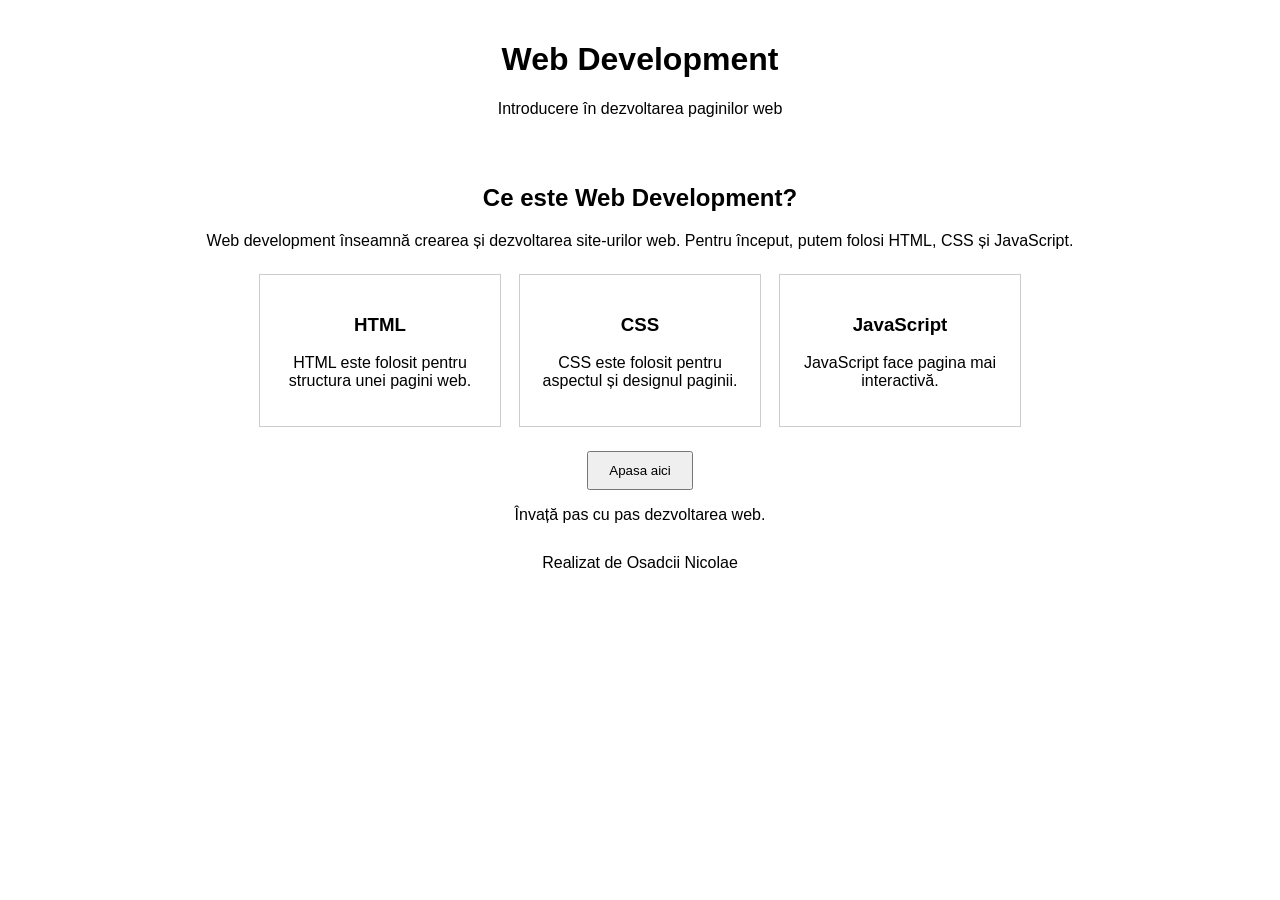
<file: lab-1/index.html>
<!DOCTYPE html>
<html>
<head>
    <title>Web Development</title>
    <link rel="stylesheet" href="style.css">
</head>
<body>

    <header>
        <h1>Web Development</h1>
        <p>Introducere în dezvoltarea paginilor web</p>
    </header>

    <main>
        <h2>Ce este Web Development?</h2>

        <p>
            Web development înseamnă crearea și dezvoltarea site-urilor web.
            Pentru început, putem folosi HTML, CSS și JavaScript.
        </p>

        <div class="cards">

            <div class="card">
                <h3>HTML</h3>
                <p>HTML este folosit pentru structura unei pagini web.</p>
            </div>

            <div class="card">
                <h3>CSS</h3>
                <p>CSS este folosit pentru aspectul și designul paginii.</p>
            </div>

            <div class="card">
                <h3>JavaScript</h3>
                <p>JavaScript face pagina mai interactivă.</p>
            </div>

        </div>

        <button onclick="salut()">Apasa aici</button>

        <p>Învață pas cu pas dezvoltarea web.</p>
    </main>

    <footer>
        <p>Realizat de Osadcii Nicolae</p>
    </footer>

    <script src="script.js"></script>
</body>
</html>
</file>
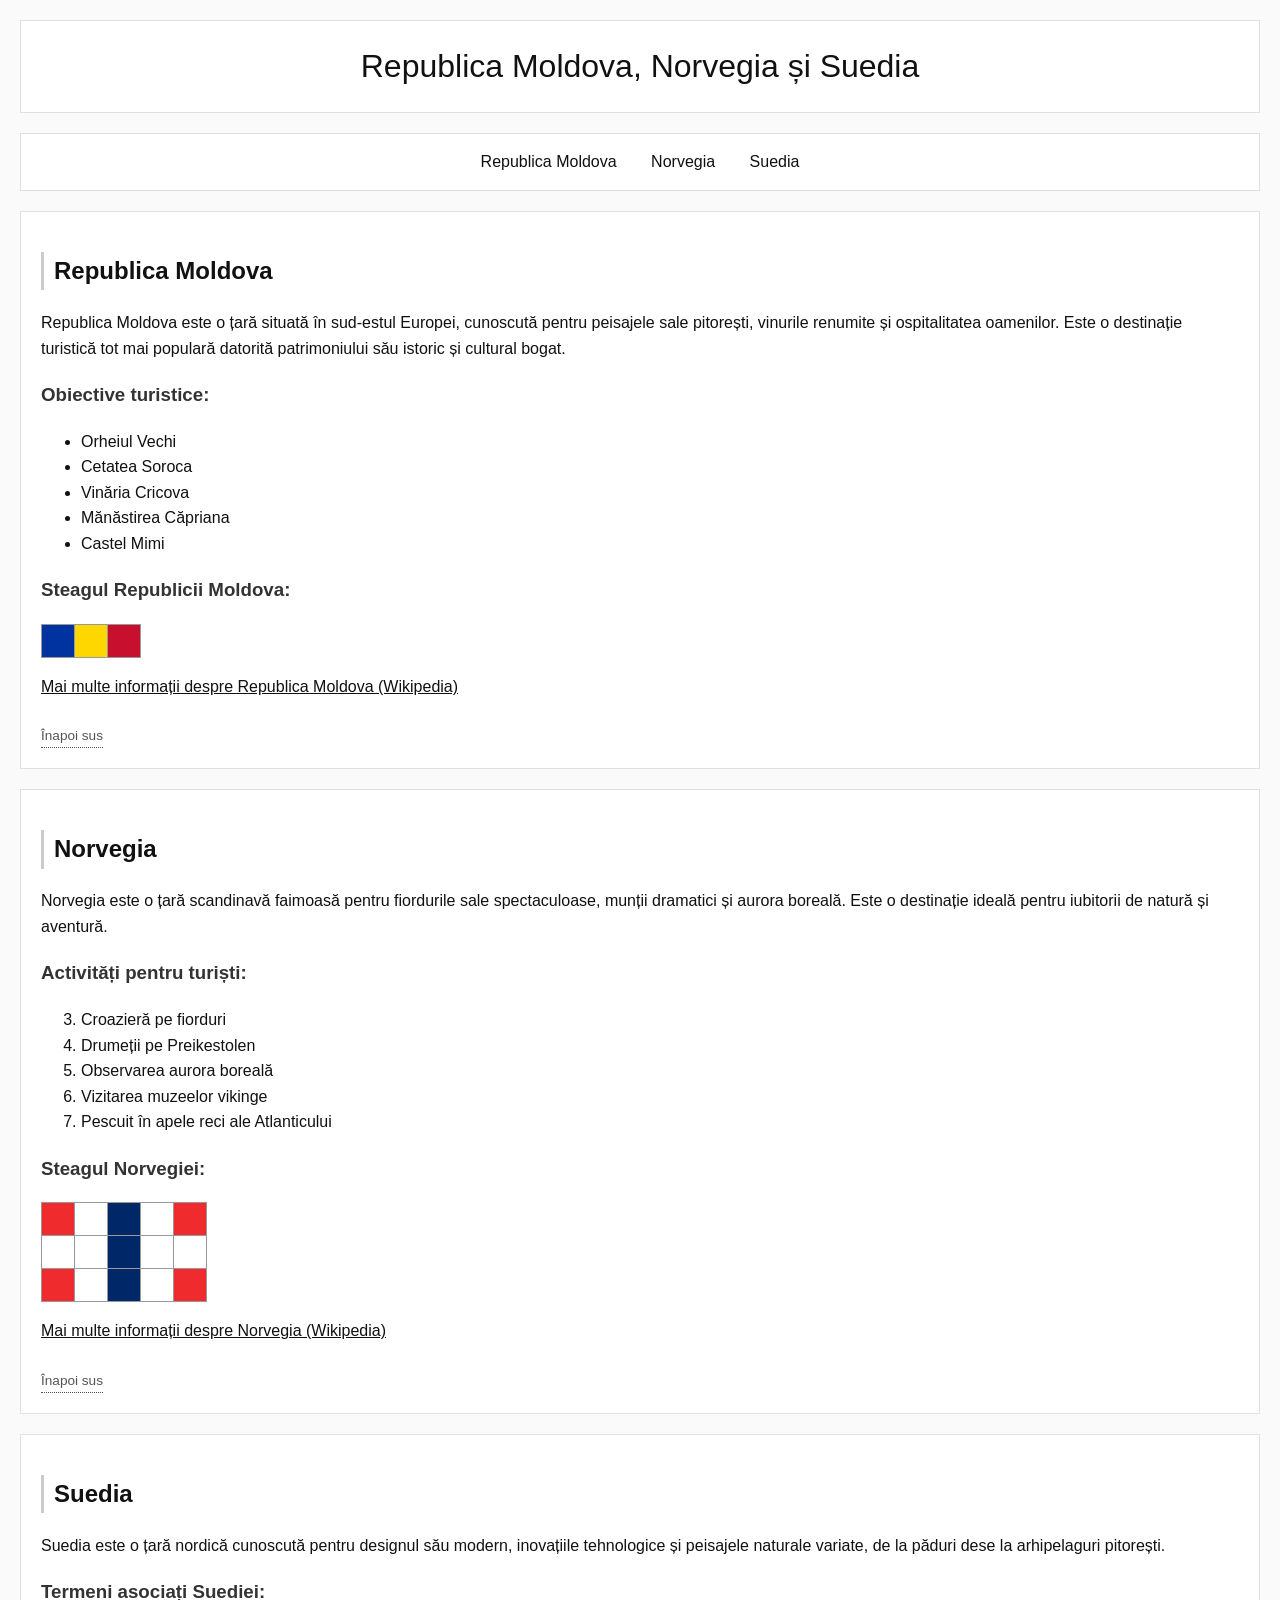
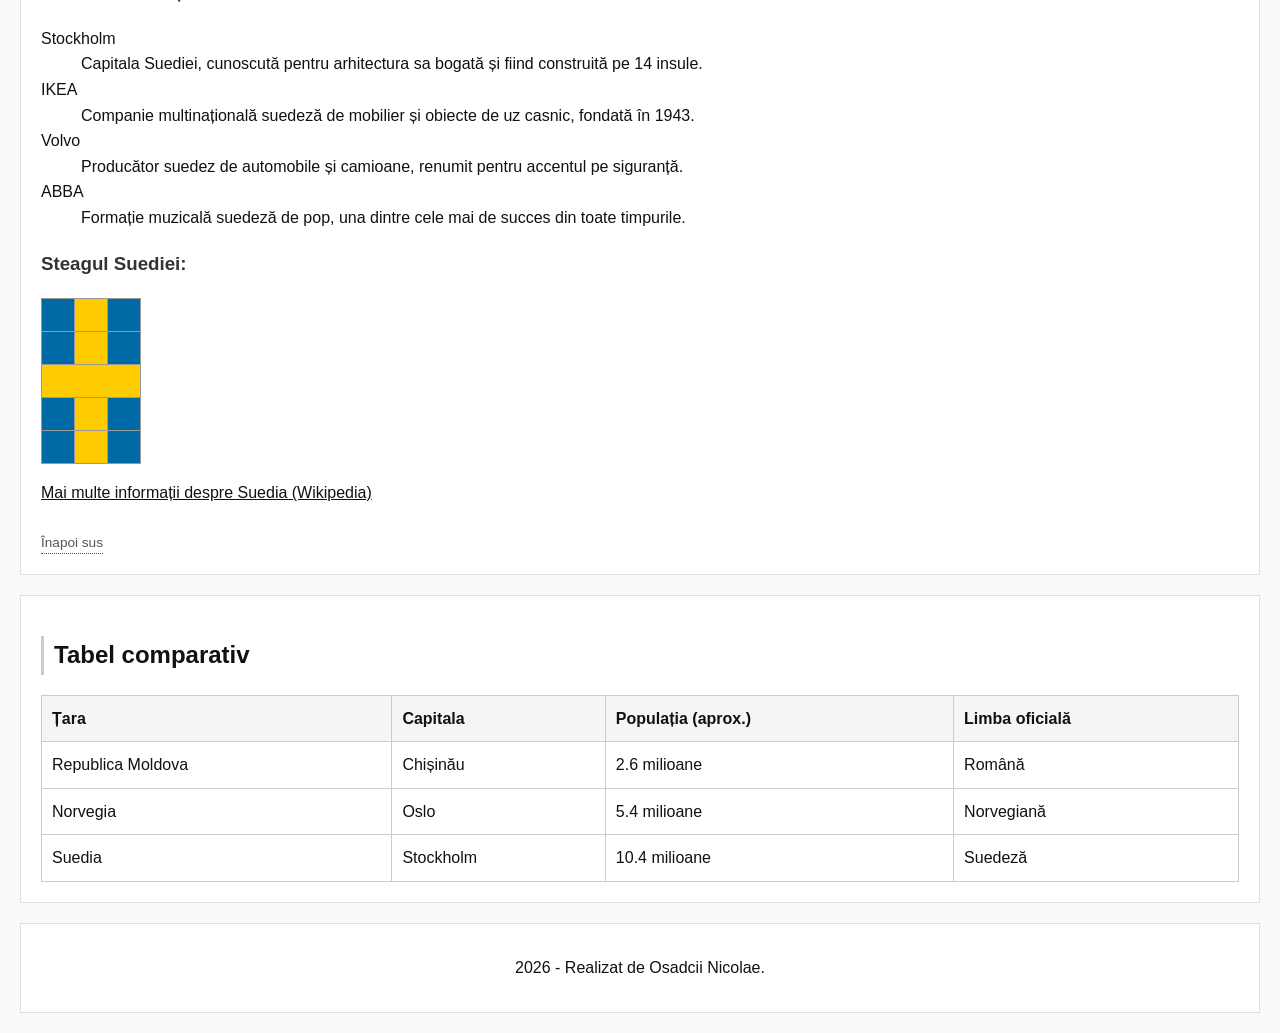
<file: lab-2/index.html>
<!DOCTYPE html>
<html lang="ro">
<head>
    <meta charset="UTF-8">
    <title>Republica Moldova, Norvegia și Suedia</title>
    <link rel="stylesheet" href="style.css">
</head>
<body>
    <header>
        <h1>Republica Moldova, Norvegia și Suedia</h1>
    </header>
    <nav>
        <a href="#moldova">Republica Moldova</a>
        <a href="#norvegia">Norvegia</a>
        <a href="#suedia">Suedia</a>
    </nav>
    <section id="moldova" class="tara">
        <article>
            <h2>Republica Moldova</h2>
            <p>Republica Moldova este o țară situată în sud-estul Europei, cunoscută pentru peisajele sale pitorești, vinurile renumite și ospitalitatea oamenilor. Este o destinație turistică tot mai populară datorită patrimoniului său istoric și cultural bogat.</p>
            <h3>Obiective turistice:</h3>
            <ul>
                <li>Orheiul Vechi</li>
                <li>Cetatea Soroca</li>
                <li>Vinăria Cricova</li>
                <li>Mănăstirea Căpriana</li>
                <li>Castel Mimi</li>
            </ul>
            <h3>Steagul Republicii Moldova:</h3>
            <table class="steag">
                <tr>
                    <td style="background-color: #0033A0;"></td>
                    <td style="background-color: #FFD700;"></td>
                    <td style="background-color: #C8102E;"></td>
                </tr>
            </table>
            <p><a href="https://ro.wikipedia.org/wiki/Republica_Moldova" target="_blank">Mai multe informații despre Republica Moldova (Wikipedia)</a></p>
            <a href="#" class="sus">Înapoi sus</a>
        </article>
    </section>
    <section id="norvegia" class="tara">
        <article>
            <h2>Norvegia</h2>
            <p>Norvegia este o țară scandinavă faimoasă pentru fiordurile sale spectaculoase, munții dramatici și aurora boreală. Este o destinație ideală pentru iubitorii de natură și aventură.</p>
            <h3>Activități pentru turiști:</h3>
            <ol start="3">
                <li>Croazieră pe fiorduri</li>
                <li>Drumeții pe Preikestolen</li>
                <li>Observarea aurora boreală</li>
                <li>Vizitarea muzeelor vikinge</li>
                <li>Pescuit în apele reci ale Atlanticului</li>
            </ol>
            <h3>Steagul Norvegiei:</h3>
            <table class="steag">
                <tr>
                    <td style="background-color: #EF2B2D;"></td>
                    <td style="background-color: #FFFFFF;"></td>
                    <td style="background-color: #002868;"></td>
                    <td style="background-color: #FFFFFF;"></td>
                    <td style="background-color: #EF2B2D;"></td>
                </tr>
                <tr>
                    <td style="background-color: #FFFFFF;"></td>
                    <td style="background-color: #FFFFFF;"></td>
                    <td style="background-color: #002868;"></td>
                    <td style="background-color: #FFFFFF;"></td>
                    <td style="background-color: #FFFFFF;"></td>
                </tr>
                <tr>
                    <td style="background-color: #EF2B2D;"></td>
                    <td style="background-color: #FFFFFF;"></td>
                    <td style="background-color: #002868;"></td>
                    <td style="background-color: #FFFFFF;"></td>
                    <td style="background-color: #EF2B2D;"></td>
                </tr>
            </table>
            <p><a href="https://ro.wikipedia.org/wiki/Norvegia" target="_blank">Mai multe informații despre Norvegia (Wikipedia)</a></p>
            <a href="#" class="sus">Înapoi sus</a>
        </article>
    </section>
    <section id="suedia" class="tara">
        <article>
            <h2>Suedia</h2>
            <p>Suedia este o țară nordică cunoscută pentru designul său modern, inovațiile tehnologice și peisajele naturale variate, de la păduri dese la arhipelaguri pitorești.</p>
            <h3>Termeni asociați Suediei:</h3>
            <dl>
                <dt>Stockholm</dt>
                <dd>Capitala Suediei, cunoscută pentru arhitectura sa bogată și fiind construită pe 14 insule.</dd>
                <dt>IKEA</dt>
                <dd>Companie multinațională suedeză de mobilier și obiecte de uz casnic, fondată în 1943.</dd>
                <dt>Volvo</dt>
                <dd>Producător suedez de automobile și camioane, renumit pentru accentul pe siguranță.</dd>
                <dt>ABBA</dt>
                <dd>Formație muzicală suedeză de pop, una dintre cele mai de succes din toate timpurile.</dd>
            </dl>
            <h3>Steagul Suediei:</h3>
            <table class="steag">
                <tr>
                    <td style="background-color: #006AA7;" colspan="2"></td>
                    <td style="background-color: #FECC00;"></td>
                    <td style="background-color: #006AA7;" colspan="2"></td>
                </tr>
                <tr>
                    <td style="background-color: #006AA7;" colspan="2"></td>
                    <td style="background-color: #FECC00;"></td>
                    <td style="background-color: #006AA7;" colspan="2"></td>
                </tr>
                <tr>
                    <td style="background-color: #FECC00;" colspan="5"></td>
                </tr>
                <tr>
                    <td style="background-color: #006AA7;" colspan="2"></td>
                    <td style="background-color: #FECC00;"></td>
                    <td style="background-color: #006AA7;" colspan="2"></td>
                </tr>
                <tr>
                    <td style="background-color: #006AA7;" colspan="2"></td>
                    <td style="background-color: #FECC00;"></td>
                    <td style="background-color: #006AA7;" colspan="2"></td>
                </tr>
            </table>
            <p><a href="https://ro.wikipedia.org/wiki/Suedia" target="_blank">Mai multe informații despre Suedia (Wikipedia)</a></p>
            <a href="#" class="sus">Înapoi sus</a>
        </article>
    </section>
    <div class="tara">
        <h2>Tabel comparativ</h2>
        <table class="comparativ">
            <tr>
                <th>Țara</th>
                <th>Capitala</th>
                <th>Populația (aprox.)</th>
                <th>Limba oficială</th>
            </tr>
            <tr>
                <td>Republica Moldova</td>
                <td>Chișinău</td>
                <td>2.6 milioane</td>
                <td>Română</td>
            </tr>
            <tr>
                <td>Norvegia</td>
                <td>Oslo</td>
                <td>5.4 milioane</td>
                <td>Norvegiană</td>
            </tr>
            <tr>
                <td>Suedia</td>
                <td>Stockholm</td>
                <td>10.4 milioane</td>
                <td>Suedeză</td>
            </tr>
        </table>
    </div>
    <footer>
        <p>2026 - Realizat de Osadcii Nicolae.</p>
    </footer>
</body>
</html>
</file>
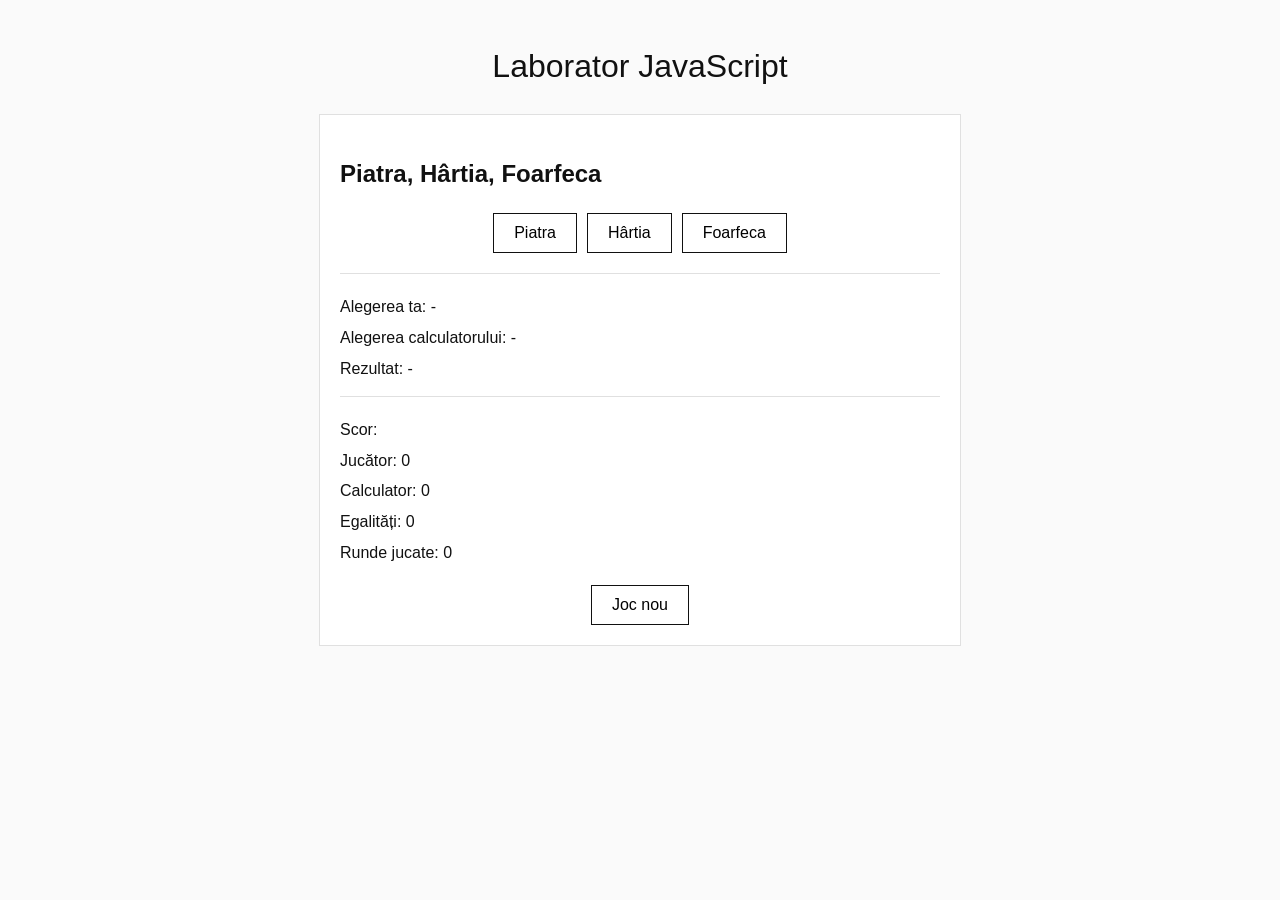
<file: lab-3/index.html>
<!DOCTYPE html>
<html lang="ro">
<head>
    <meta charset="UTF-8">
    <title>Laborator JavaScript - Funcții, Obiecte, Metode</title>
    <link rel="stylesheet" href="style.css">
</head>
<body>

    <h1>Laborator JavaScript</h1>

    <section class="joc">
        <h2>Piatra, Hârtia, Foarfeca</h2>

        <div class="butoane">
            <button id="btn-piatra">Piatra</button>
            <button id="btn-hartia">Hârtia</button>
            <button id="btn-foarfeca">Foarfeca</button>
        </div>

        <div class="rezultate">
            <p>Alegerea ta: <span id="alegere-jucator">-</span></p>
            <p>Alegerea calculatorului: <span id="alegere-calculator">-</span></p>
            <p>Rezultat: <span id="rezultat">-</span></p>
        </div>

        <div class="scor">
            <p>Scor:</p>
            <p>Jucător: <span id="scor-jucator">0</span></p>
            <p>Calculator: <span id="scor-calculator">0</span></p>
            <p>Egalități: <span id="scor-egal">0</span></p>
            <p>Runde jucate: <span id="runde">0</span></p>
        </div>

        <button id="btn-reset">Joc nou</button>
    </section>

    <script src="script.js"></script>
</body>
</html>
</file>
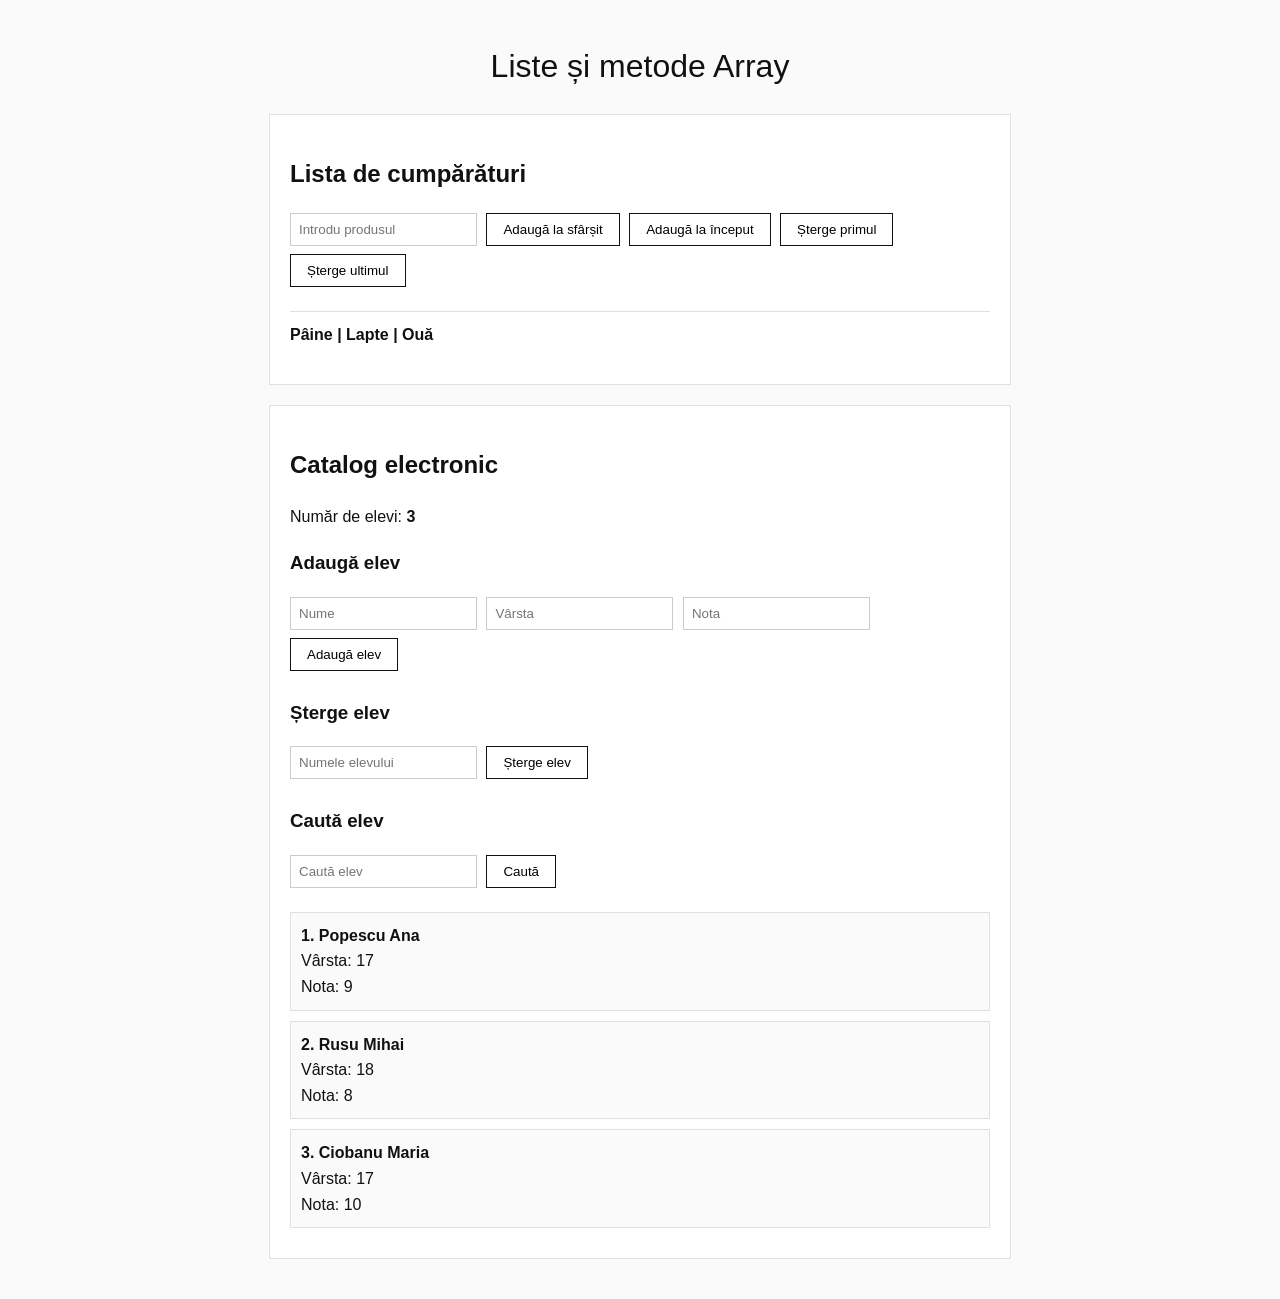
<file: lab-4/index.html>
<!DOCTYPE html>
<html lang="ro">
<head>
    <meta charset="UTF-8">
    <title>Liste și metode Array</title>
    <link rel="stylesheet" href="style.css">
</head>
<body>

    <h1>Liste și metode Array</h1>

    <section class="sectiune">
        <h2>Lista de cumpărături</h2>
        <input type="text" id="input-produs" placeholder="Introdu produsul">
        <button id="btn-adauga-sfarsit">Adaugă la sfârșit</button>
        <button id="btn-adauga-inceput">Adaugă la început</button>
        <button id="btn-sterge-primul">Șterge primul</button>
        <button id="btn-sterge-ultimul">Șterge ultimul</button>
        <p id="lista-produse"></p>
    </section>

    <section class="sectiune">
        <h2>Catalog electronic</h2>

        <p>Număr de elevi: <span id="numar-elevi">0</span></p>

        <h3>Adaugă elev</h3>
        <input type="text" id="input-nume" placeholder="Nume">
        <input type="number" id="input-varsta" placeholder="Vârsta">
        <input type="number" id="input-nota" placeholder="Nota">
        <button id="btn-adauga-elev">Adaugă elev</button>

        <h3>Șterge elev</h3>
        <input type="text" id="input-sterge" placeholder="Numele elevului">
        <button id="btn-sterge-elev">Șterge elev</button>

        <h3>Caută elev</h3>
        <input type="text" id="input-cauta" placeholder="Caută elev">
        <button id="btn-cauta-elev">Caută</button>
        <p id="rezultat-cautare"></p>

        <div id="catalog"></div>
    </section>

    <script src="script.js"></script>
</body>
</html>
</file>
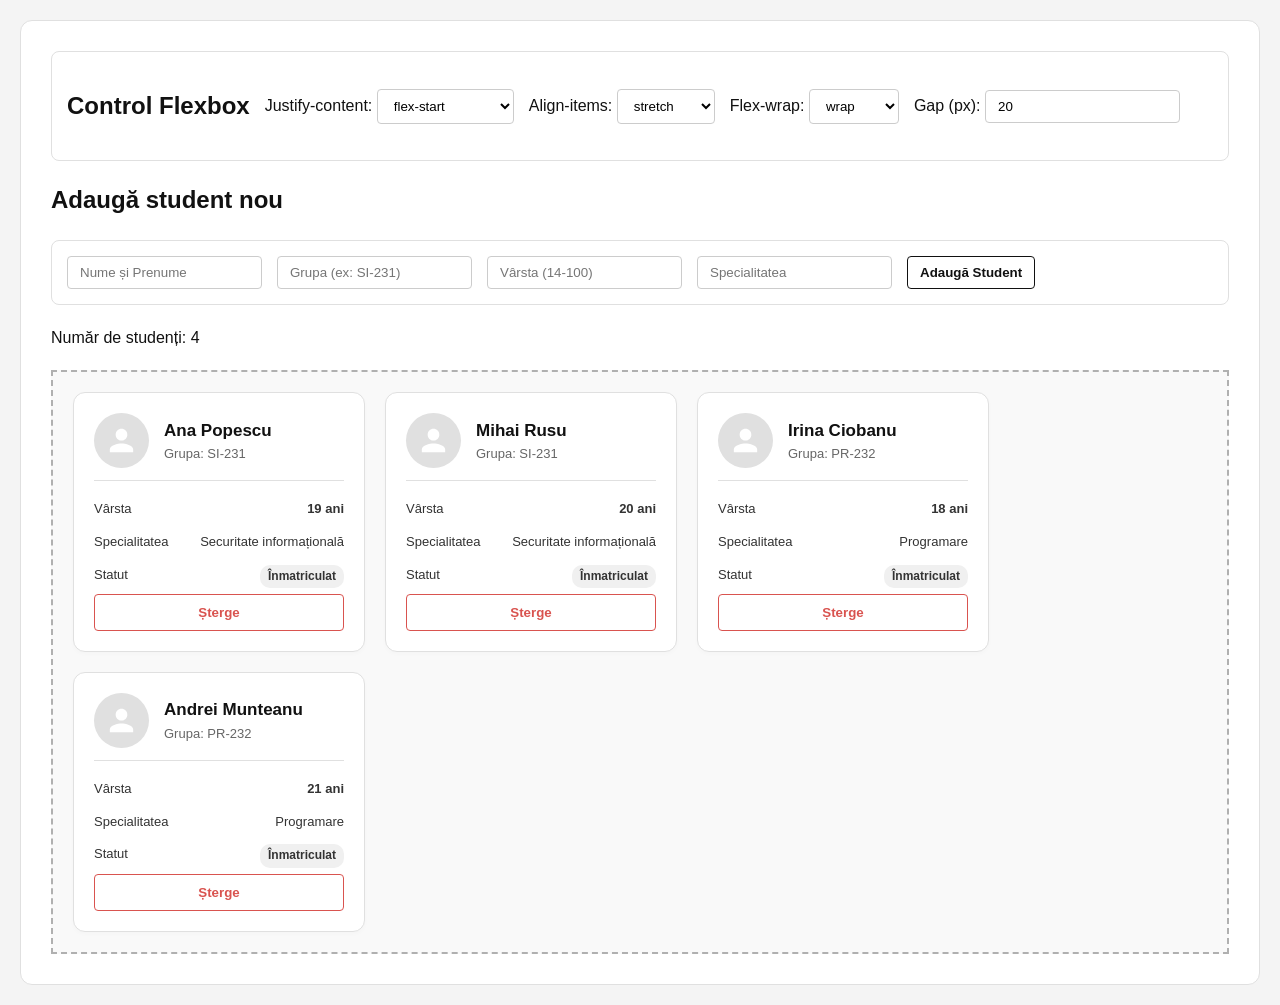
<file: lab-5/index.html>
<!DOCTYPE html>
<html lang="ro">
<head>
    <meta charset="UTF-8">
    <title>Gestiunea Studenților - Flexbox</title>
    <link rel="stylesheet" href="style.css">
</head>
<body>

    <div class="container-principal">
        
        <div class="controls">
            <h2>Control Flexbox</h2>
            <label>Justify-content: 
                <select id="select-justify" onchange="aplicaFlexbox()">
                    <option value="flex-start">flex-start</option>
                    <option value="center">center</option>
                    <option value="flex-end">flex-end</option>
                    <option value="space-between">space-between</option>
                    <option value="space-around">space-around</option>
                    <option value="space-evenly">space-evenly</option>
                </select>
            </label>
            <label>Align-items: 
                <select id="select-align" onchange="aplicaFlexbox()">
                    <option value="stretch">stretch</option>
                    <option value="flex-start">flex-start</option>
                    <option value="center">center</option>
                    <option value="flex-end">flex-end</option>
                </select>
            </label>
            <label>Flex-wrap: 
                <select id="select-wrap" onchange="aplicaFlexbox()">
                    <option value="wrap">wrap</option>
                    <option value="nowrap">nowrap</option>
                </select>
            </label>
            <label>Gap (px): 
                <input type="number" id="input-gap" value="20" oninput="aplicaFlexbox()" min="0">
            </label>
        </div>

        <h2>Adaugă student nou</h2>
        <div class="formular">
            <input type="text" id="input-nume" placeholder="Nume și Prenume">
            <input type="text" id="input-grupa" placeholder="Grupa (ex: SI-231)">
            <input type="number" id="input-varsta" placeholder="Vârsta (14-100)">
            <input type="text" id="input-specialitate" placeholder="Specialitatea">
            <button onclick="adaugaStudent()">Adaugă Student</button>
        </div>

        <p id="numar-studenti">Număr de studenți: 0</p>
        
        <div id="mesaj-gol" style="display: none;">Lista este goală! Adăugați un student.</div>

        <div id="container-studenti" class="flex-container">
        </div>

    </div>

    <script src="script.js"></script>
</body>
</html>
</file>
<file: lab-1/style.css>
body {
    font-family: Arial;
    margin: 0;
    background-color: white;
    color: #000000;
}

header {
    text-align: center;
    padding: 20px;
}

main {
    width: 80%;
    margin: 30px auto;
    text-align: center;
}

.cards {
    display: flex;
    justify-content: center;
    gap: 20px;
    margin: 25px 0;
}

.card {
    width: 200px;
    padding: 20px;
    outline: 1px solid #ccc;
}

button {
    padding: 10px 20px;
}

footer {
    text-align: center;
    margin-top: 30px;
}
</file>
<file: lab-2/style.css>
body {
    font-family: Arial, sans-serif;
    background-color: #fafafa;
    color: #111;
    margin: 0;
    padding: 20px;
    line-height: 1.6;
}

header {
    background-color: #fff;
    border: 1px solid #e0e0e0;
    padding: 20px;
    text-align: center;
    margin-bottom: 20px;
}

h1 {
    text-align: center;
    font-weight: 400;
    color: #111;
    margin: 0;
}

nav {
    background-color: #fff;
    border: 1px solid #e0e0e0;
    padding: 15px;
    text-align: center;
    margin-bottom: 20px;
}

nav a {
    color: #111;
    text-decoration: none;
    margin: 0 15px;
}

nav a:hover {
    text-decoration: underline;
}

h2 {
    color: #111;
    border-left: 3px solid #ccc;
    padding-left: 10px;
}

h3 {
    color: #333;
}

.tara {
    background-color: #fff;
    border: 1px solid #e0e0e0;
    padding: 20px;
    margin-bottom: 20px;
}

section.tara {
    background-color: #fff;
    border: 1px solid #e0e0e0;
    padding: 20px;
    margin-bottom: 20px;
}

.steag {
    border-collapse: collapse;
    margin: 10px 0;
    background-color: #fff;
}

.steag td {
    width: 30px;
    height: 30px;
    border: 1px solid #999;
}

.comparativ {
    width: 100%;
    border-collapse: collapse;
    background-color: #fff;
}

.comparativ th,
.comparativ td {
    border: 1px solid #ccc;
    padding: 10px;
    text-align: left;
}

.comparativ th {
    background-color: #f5f5f5;
    color: #111;
    font-weight: bold;
}

.sus {
    display: inline-block;
    margin-top: 10px;
    font-size: 0.85em;
    color: #555;
    text-decoration: none;
    border-bottom: 1px dotted #555;
}

.sus:hover {
    color: #111;
    border-bottom: 1px solid #111;
}

footer {
    background-color: #fff;
    border: 1px solid #e0e0e0;
    text-align: center;
    padding: 15px;
    margin-top: 20px;
}

a {
    color: #111;
}
</file>
<file: lab-3/style.css>
body {
    font-family: Arial, sans-serif;
    background-color: #fafafa;
    color: #111;
    margin: 0;
    padding: 20px;
    line-height: 1.6;
}

h1 {
    text-align: center;
    font-weight: 400;
}

.joc {
    max-width: 600px;
    margin: 0 auto;
    background-color: #fff;
    border: 1px solid #e0e0e0;
    padding: 20px;
}

.butoane {
    display: flex;
    justify-content: center;
    gap: 10px;
    margin: 20px 0;
}

button {
    padding: 10px 20px;
    font-size: 1em;
    border: 1px solid #111;
    background-color: #fff;
    cursor: pointer;
}

button:hover {
    background-color: #111;
    color: #fff;
}

.rezultate, .scor {
    border-top: 1px solid #e0e0e0;
    padding-top: 15px;
    margin-top: 15px;
}

.rezultate p, .scor p {
    margin: 5px 0;
}

#btn-reset {
    display: block;
    margin: 20px auto 0;
}
</file>
<file: lab-4/style.css>
body {
    font-family: Arial, sans-serif;
    background-color: #fafafa;
    color: #111;
    margin: 0;
    padding: 20px;
    line-height: 1.6;
}

h1 {
    text-align: center;
    font-weight: 400;
}

.sectiune {
    max-width: 700px;
    margin: 20px auto;
    background-color: #fff;
    border: 1px solid #e0e0e0;
    padding: 20px;
}

input {
    padding: 8px;
    border: 1px solid #ccc;
    margin-right: 5px;
    margin-bottom: 8px;
}

button {
    padding: 8px 16px;
    border: 1px solid #111;
    background-color: #fff;
    cursor: pointer;
    margin-right: 5px;
    margin-bottom: 8px;
}

button:hover {
    background-color: #111;
    color: #fff;
}

#lista-produse {
    border-top: 1px solid #e0e0e0;
    padding-top: 10px;
    font-weight: bold;
}

.elev {
    border: 1px solid #e0e0e0;
    padding: 10px;
    margin-bottom: 10px;
    background-color: #fafafa;
}

#numar-elevi {
    font-weight: bold;
}

#rezultat-cautare {
    font-weight: bold;
}
</file>
<file: lab-5/style.css>
body {
    font-family: Arial, sans-serif;
    background-color: #f4f4f4;
    color: #111;
    padding: 20px;
    line-height: 1.6;
    margin: 0;
}

.container-principal {
    background-color: #ffffff;
    border: 1px solid #e0e0e0;
    border-radius: 12px;
    padding: 30px;
    max-width: 100%;
    margin: 0 auto;
}

.controls, .formular {
    background-color: #ffffff;
    padding: 15px;
    border: 1px solid #e0e0e0;
    border-radius: 8px;
    margin-bottom: 20px;
    display: flex;
    gap: 15px;
    flex-wrap: wrap;
    align-items: center;
}

input, select, button {
    padding: 8px 12px;
    border: 1px solid #ccc;
    border-radius: 4px;
    font-family: inherit;
    background-color: #fff;
}

button {
    color: #111;
    border: 1px solid #111;
    cursor: pointer;
    font-weight: bold;
}

button:hover {
    background-color: #111;
    color: #fff;
}

/* AICI ESTE SECRETUL */
.flex-container {
    display: flex;
    flex-wrap: wrap;
    justify-content: flex-start;
    align-items: stretch; 
    align-content: stretch; /* Împarte spațiul liber egal între rânduri */
    gap: 20px;
    margin-top: 20px;
    background-color: #f9f9f9;
    padding: 20px;
    border: 2px dashed #b0b0b0;
    min-height: 500px; 
    overflow-x: auto;
}

.card {
    background-color: #ffffff;
    color: #111;
    border: 1px solid #e0e0e0;
    border-radius: 12px;
    padding: 20px;
    width: 250px;
    min-width: 250px;
    display: flex;
    flex-direction: column;
    box-shadow: 0 2px 5px rgba(0,0,0,0.02);
    /* Nu setăm height aici! */
}

.card-header {
    display: flex;
    align-items: center;
    gap: 15px;
    border-bottom: 1px solid #e0e0e0;
    padding-bottom: 12px;
    margin-bottom: 12px;
}

.avatar {
    background-color: #e0e0e0;
    border-radius: 50%;
    width: 55px;
    height: 55px;
    display: flex;
    align-items: center;
    justify-content: center;
    flex-shrink: 0;
}

.avatar svg {
    width: 35px;
    height: 35px;
    fill: #ffffff;
}

.card-header h3 {
    margin: 0;
    font-size: 17px;
    color: #111;
}

.card-header p {
    margin: 0;
    font-size: 13px;
    color: #666;
}

.card-body {
    display: flex;
    flex-direction: column;
    flex-grow: 1; 
}

.card-body p {
    margin: 6px 0;
    display: flex;
    justify-content: space-between;
    font-size: 13px;
    color: #333;
}

.status {
    background-color: #f0f0f0;
    color: #333;
    padding: 2px 8px;
    border-radius: 10px;
    font-size: 12px;
    font-weight: bold;
}

.btn-sterge {
    background-color: #ffffff;
    color: #d9534f;
    border: 1px solid #d9534f;
    width: 100%;
    margin-top: auto; 
    padding: 10px;
}

.btn-sterge:hover {
    background-color: #d9534f;
    color: #ffffff;
}
</file>
